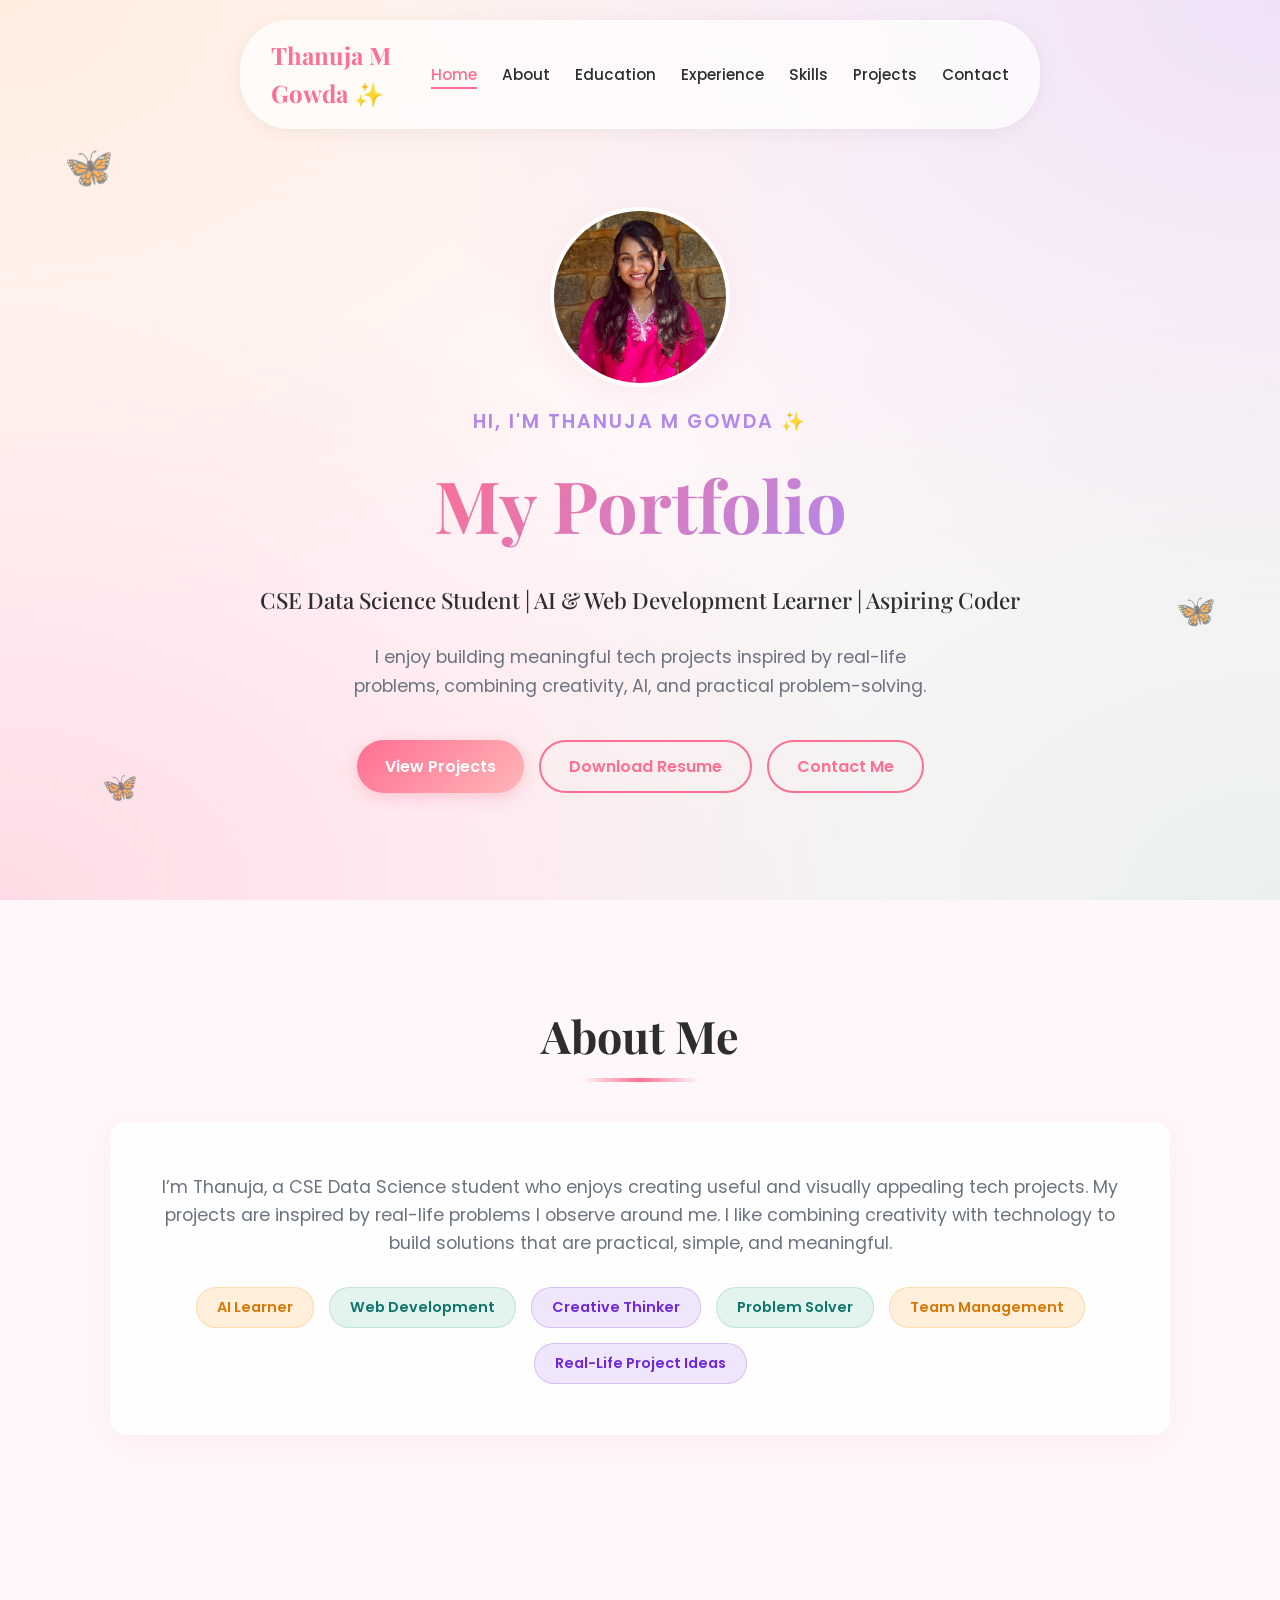
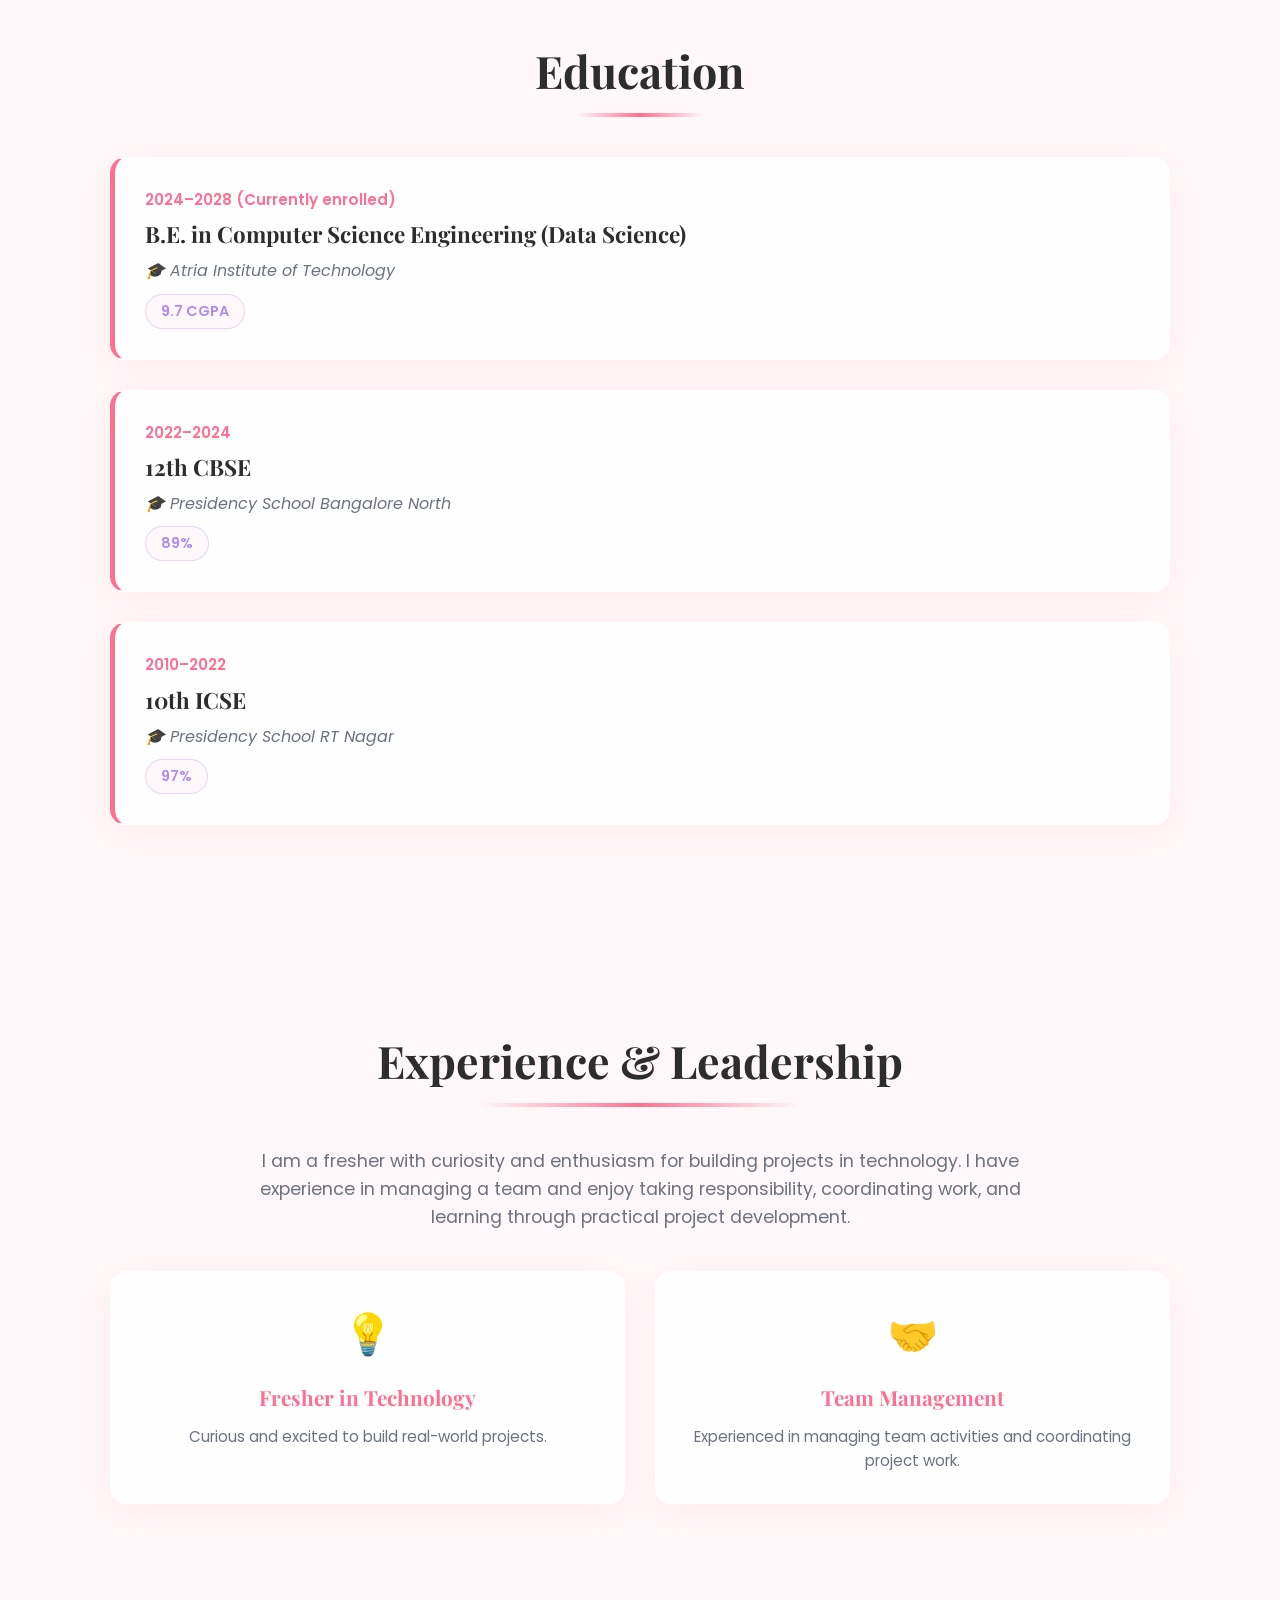
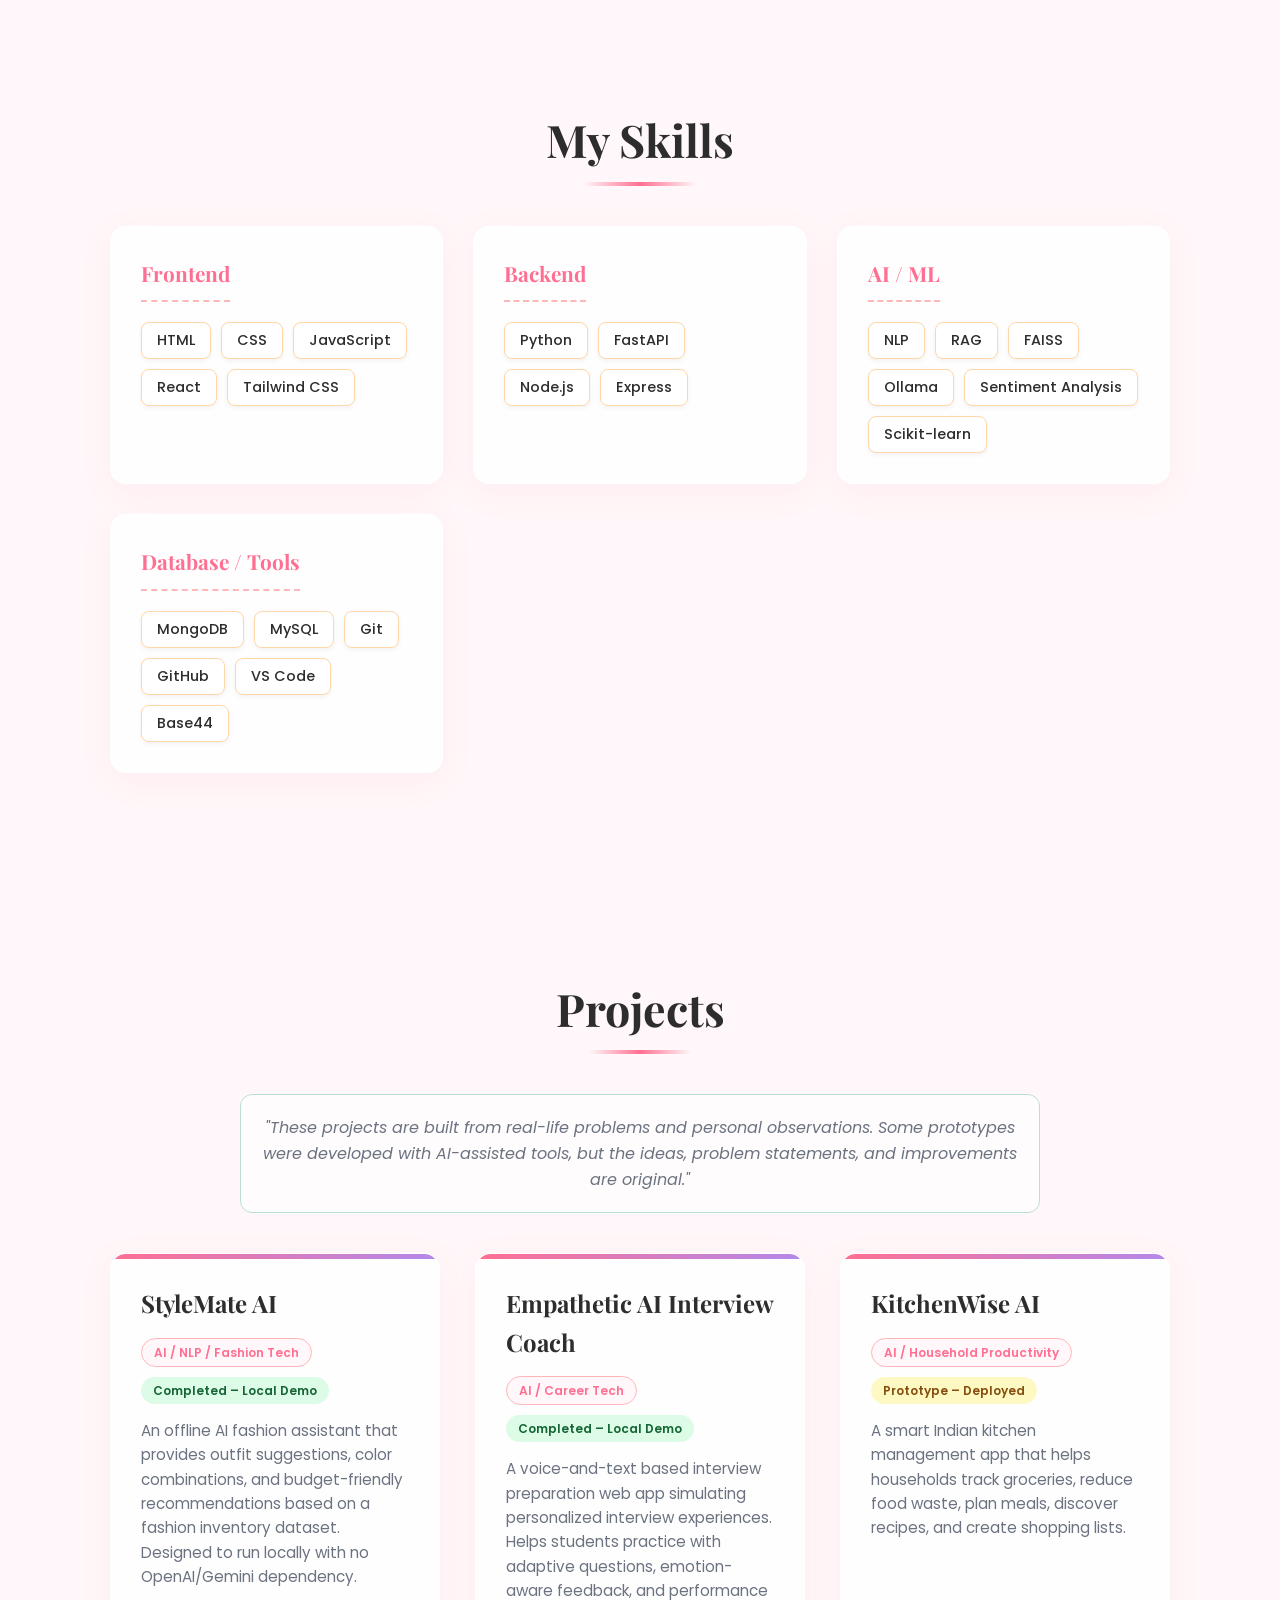
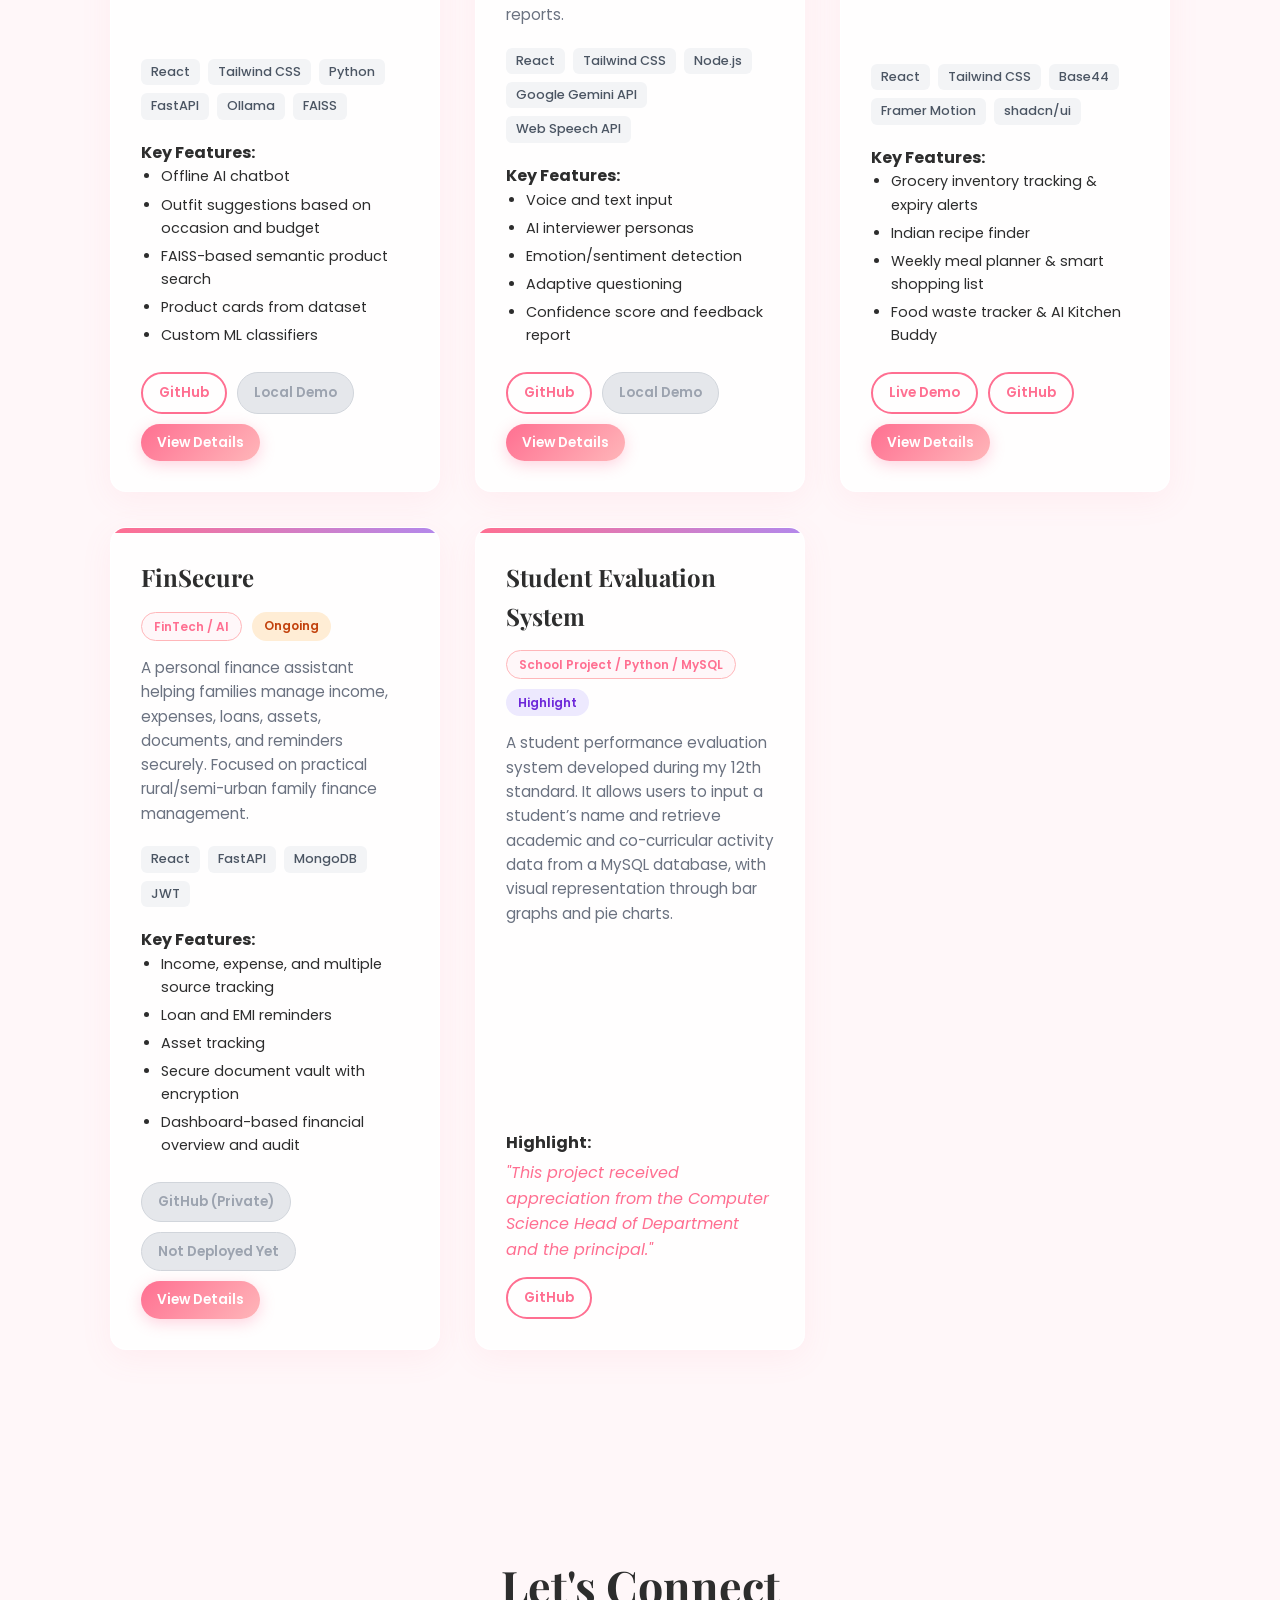
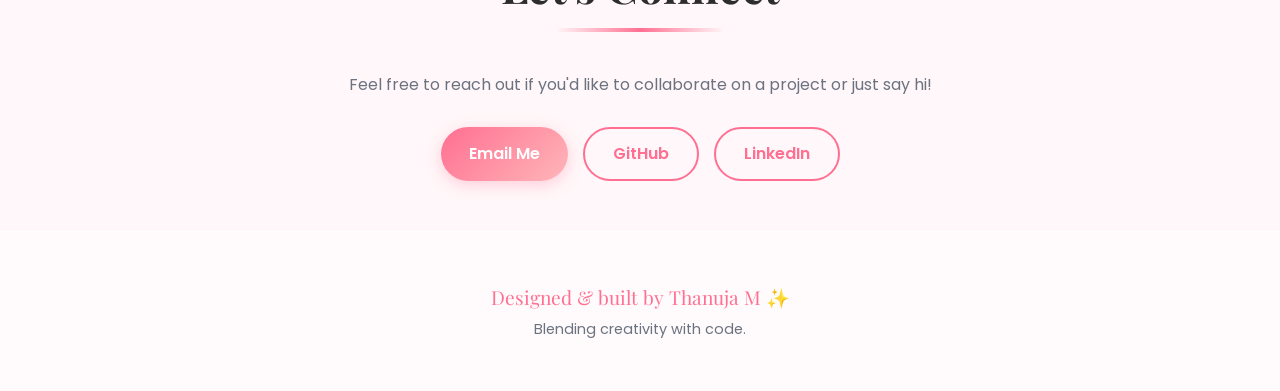
<file: index.html>
<!DOCTYPE html>
<html lang="en">

<head>
    <meta charset="UTF-8">
    <meta name="viewport" content="width=device-width, initial-scale=1.0">
    <title>Thanuja M | Portfolio</title>
    <link rel="stylesheet" href="style.css">
</head>

<body>
    <div class="butterfly b1">🦋</div>
    <div class="butterfly b2">🦋</div>
    <div class="butterfly b3">🦋</div>

    <!-- Navigation -->
    <header>
        <div class="logo">Thanuja M Gowda ✨</div>
        <div class="hamburger">☰</div>
        <ul class="nav-links">
            <li><a href="#home" class="active">Home</a></li>
            <li><a href="#about">About</a></li>
            <li><a href="#education">Education</a></li>
            <li><a href="#experience">Experience</a></li>
            <li><a href="#skills">Skills</a></li>
            <li><a href="#projects">Projects</a></li>
            <li><a href="#contact">Contact</a></li>
        </ul>
    </header>

    <!-- Hero Section -->
    <section id="home" class="hero">
        <div class="hero-content reveal">
            <img src="Images/Photo.jpg" alt="Thanuja M Gowda" class="hero-profile-pic">
            <div class="hero-greeting">Hi, I'm Thanuja M Gowda ✨</div>
            <h1 class="hero-title">My Portfolio</h1>
            <h2 class="hero-subtitle">CSE Data Science Student | AI & Web Development Learner | Aspiring Coder</h2>
            <p class="hero-desc">
                I enjoy building meaningful tech projects inspired by real-life problems, combining creativity, AI, and
                practical problem-solving.
            </p>
            <div class="hero-buttons">
                <a href="#projects" class="btn btn-primary">View Projects</a>
                <a href="Thanuja_M_RESUME%20Updated.pdf" target="_blank" class="btn btn-outline">Download Resume</a>
                <a href="#contact" class="btn btn-outline">Contact Me</a>
            </div>
        </div>
    </section>

    <!-- About Section -->
    <section id="about">
        <div class="container">
            <h2 class="section-title reveal">About Me</h2>
            <div class="about-content reveal">
                <p class="about-text">
                    I’m Thanuja, a CSE Data Science student who enjoys creating useful and visually appealing tech
                    projects. My projects are inspired by real-life problems I observe around me. I like combining
                    creativity with technology to build solutions that are practical, simple, and meaningful.
                </p>
                <div class="personality-badges">
                    <span class="p-badge">AI Learner</span>
                    <span class="p-badge">Web Development</span>
                    <span class="p-badge">Creative Thinker</span>
                    <span class="p-badge">Problem Solver</span>
                    <span class="p-badge">Team Management</span>
                    <span class="p-badge">Real-Life Project Ideas</span>
                </div>
            </div>
        </div>
    </section>

    <!-- Education Section -->
    <section id="education">
        <div class="container">
            <h2 class="section-title reveal">Education</h2>
            <div class="timeline">
                <div class="ed-card reveal">
                    <div class="ed-year">2024–2028 (Currently enrolled)</div>
                    <h3 class="ed-title">B.E. in Computer Science Engineering (Data Science)</h3>
                    <div class="ed-inst">🎓 Atria Institute of Technology</div>
                    <div class="ed-result">9.7 CGPA</div>
                </div>
                <div class="ed-card reveal">
                    <div class="ed-year">2022–2024</div>
                    <h3 class="ed-title">12th CBSE</h3>
                    <div class="ed-inst">🎓 Presidency School Bangalore North</div>
                    <div class="ed-result">89%</div>
                </div>
                <div class="ed-card reveal">
                    <div class="ed-year">2010–2022</div>
                    <h3 class="ed-title">10th ICSE</h3>
                    <div class="ed-inst">🎓 Presidency School RT Nagar</div>
                    <div class="ed-result">97%</div>
                </div>
            </div>
        </div>
    </section>

    <!-- Experience Section -->
    <section id="experience">
        <div class="container">
            <h2 class="section-title reveal">Experience & Leadership</h2>
            <p class="exp-intro reveal">
                I am a fresher with curiosity and enthusiasm for building projects in technology. I have experience in
                managing a team and enjoy taking responsibility, coordinating work, and learning through practical
                project development.
            </p>
            <div class="exp-grid">
                <div class="exp-card reveal">
                    <div class="exp-icon">💡</div>
                    <h3 class="exp-title">Fresher in Technology</h3>
                    <p class="exp-desc">Curious and excited to build real-world projects.</p>
                </div>
                <div class="exp-card reveal">
                    <div class="exp-icon">🤝</div>
                    <h3 class="exp-title">Team Management</h3>
                    <p class="exp-desc">Experienced in managing team activities and coordinating project work.</p>
                </div>
            </div>
        </div>
    </section>

    <!-- Skills Section -->
    <section id="skills">
        <div class="container">
            <h2 class="section-title reveal">My Skills</h2>
            <div class="skills-container">
                <div class="skill-group reveal">
                    <h3 class="skill-title">Frontend</h3>
                    <div class="skill-badges">
                        <span class="s-badge">HTML</span>
                        <span class="s-badge">CSS</span>
                        <span class="s-badge">JavaScript</span>
                        <span class="s-badge">React</span>
                        <span class="s-badge">Tailwind CSS</span>
                    </div>
                </div>
                <div class="skill-group reveal">
                    <h3 class="skill-title">Backend</h3>
                    <div class="skill-badges">
                        <span class="s-badge">Python</span>
                        <span class="s-badge">FastAPI</span>
                        <span class="s-badge">Node.js</span>
                        <span class="s-badge">Express</span>
                    </div>
                </div>
                <div class="skill-group reveal">
                    <h3 class="skill-title">AI / ML</h3>
                    <div class="skill-badges">
                        <span class="s-badge">NLP</span>
                        <span class="s-badge">RAG</span>
                        <span class="s-badge">FAISS</span>
                        <span class="s-badge">Ollama</span>
                        <span class="s-badge">Sentiment Analysis</span>
                        <span class="s-badge">Scikit-learn</span>
                    </div>
                </div>
                <div class="skill-group reveal">
                    <h3 class="skill-title">Database / Tools</h3>
                    <div class="skill-badges">
                        <span class="s-badge">MongoDB</span>
                        <span class="s-badge">MySQL</span>
                        <span class="s-badge">Git</span>
                        <span class="s-badge">GitHub</span>
                        <span class="s-badge">VS Code</span>
                        <span class="s-badge">Base44</span>
                    </div>
                </div>
            </div>
        </div>
    </section>

    <!-- Projects Section -->
    <section id="projects">
        <div class="container">
            <h2 class="section-title reveal">Projects</h2>

            <div class="projects-note reveal">
                "These projects are built from real-life problems and personal observations. Some prototypes were
                developed with AI-assisted tools, but the ideas, problem statements, and improvements are original."
            </div>

            <div class="projects-grid">
                <!-- Project 1 -->
                <div class="project-card reveal">
                    <h3 class="p-title">StyleMate AI</h3>
                    <div class="p-badges">
                        <span class="p-badge-cat">AI / NLP / Fashion Tech</span>
                        <span class="p-badge-status" style="color: #166534; background: #dcfce7;">Completed – Local
                            Demo</span>
                    </div>
                    <p class="p-desc">
                        An offline AI fashion assistant that provides outfit suggestions, color combinations, and
                        budget-friendly recommendations based on a fashion inventory dataset. Designed to run locally
                        with no OpenAI/Gemini dependency.
                    </p>
                    <div class="p-tech">
                        <span class="p-tech-chip">React</span>
                        <span class="p-tech-chip">Tailwind CSS</span>
                        <span class="p-tech-chip">Python</span>
                        <span class="p-tech-chip">FastAPI</span>
                        <span class="p-tech-chip">Ollama</span>
                        <span class="p-tech-chip">FAISS</span>
                    </div>
                    <div class="p-features-box">
                        <strong>Key Features:</strong>
                        <ul class="p-features">
                            <li>Offline AI chatbot</li>
                            <li>Outfit suggestions based on occasion and budget</li>
                            <li>FAISS-based semantic product search</li>
                            <li>Product cards from dataset</li>
                            <li>Custom ML classifiers</li>
                        </ul>
                    </div>
                    <div class="p-actions">
                        <a href="https://github.com/Thanuja-coder/StyleMate-AI-Chatbot" target="_blank" class="btn btn-outline btn-small">GitHub</a>
                        <span class="btn btn-disabled btn-small">Local Demo</span>
                        <a href="#" class="btn btn-primary btn-small">View Details</a>
                    </div>
                </div>

                <!-- Project 2 -->
                <div class="project-card reveal">
                    <h3 class="p-title">Empathetic AI Interview Coach</h3>
                    <div class="p-badges">
                        <span class="p-badge-cat">AI / Career Tech</span>
                        <span class="p-badge-status" style="color: #166534; background: #dcfce7;">Completed – Local
                            Demo</span>
                    </div>
                    <p class="p-desc">
                        A voice-and-text based interview preparation web app simulating personalized interview
                        experiences. Helps students practice with adaptive questions, emotion-aware feedback, and
                        performance reports.
                    </p>
                    <div class="p-tech">
                        <span class="p-tech-chip">React</span>
                        <span class="p-tech-chip">Tailwind CSS</span>
                        <span class="p-tech-chip">Node.js</span>
                        <span class="p-tech-chip">Google Gemini API</span>
                        <span class="p-tech-chip">Web Speech API</span>
                    </div>
                    <div class="p-features-box">
                        <strong>Key Features:</strong>
                        <ul class="p-features">
                            <li>Voice and text input</li>
                            <li>AI interviewer personas</li>
                            <li>Emotion/sentiment detection</li>
                            <li>Adaptive questioning</li>
                            <li>Confidence score and feedback report</li>
                        </ul>
                    </div>
                    <div class="p-actions">
                        <a href="https://github.com/Thanuja-coder/Empathetic-Interview-Coach" target="_blank" class="btn btn-outline btn-small">GitHub</a>
                        <span class="btn btn-disabled btn-small">Local Demo</span>
                        <a href="#" class="btn btn-primary btn-small">View Details</a>
                    </div>
                </div>

                <!-- Project 3 -->
                <div class="project-card reveal">
                    <h3 class="p-title">KitchenWise AI</h3>
                    <div class="p-badges">
                        <span class="p-badge-cat">AI / Household Productivity</span>
                        <span class="p-badge-status" style="color: #854d0e; background: #fef9c3;">Prototype –
                            Deployed</span>
                    </div>
                    <p class="p-desc">
                        A smart Indian kitchen management app that helps households track groceries, reduce food waste,
                        plan meals, discover recipes, and create shopping lists.
                    </p>
                    <div class="p-tech">
                        <span class="p-tech-chip">React</span>
                        <span class="p-tech-chip">Tailwind CSS</span>
                        <span class="p-tech-chip">Base44</span>
                        <span class="p-tech-chip">Framer Motion</span>
                        <span class="p-tech-chip">shadcn/ui</span>
                    </div>
                    <div class="p-features-box">
                        <strong>Key Features:</strong>
                        <ul class="p-features">
                            <li>Grocery inventory tracking & expiry alerts</li>
                            <li>Indian recipe finder</li>
                            <li>Weekly meal planner & smart shopping list</li>
                            <li>Food waste tracker & AI Kitchen Buddy</li>
                        </ul>
                    </div>
                    <div class="p-actions">
                        <a href="https://kitchen-wise-smart.base44.app" target="_blank" class="btn btn-outline btn-small">Live Demo</a>
                        <a href="https://github.com/Thanuja-coder/KitchenWise-AI" target="_blank" class="btn btn-outline btn-small">GitHub</a>
                        <a href="#" class="btn btn-primary btn-small">View Details</a>
                    </div>
                </div>

                <!-- Project 4 -->
                <div class="project-card reveal">
                    <h3 class="p-title">FinSecure</h3>
                    <div class="p-badges">
                        <span class="p-badge-cat">FinTech / AI</span>
                        <span class="p-badge-status" style="color: #c2410c; background: #ffedd5;">Ongoing</span>
                    </div>
                    <p class="p-desc">
                        A personal finance assistant helping families manage income, expenses, loans, assets, documents,
                        and reminders securely. Focused on practical rural/semi-urban family finance management.
                    </p>
                    <div class="p-tech">
                        <span class="p-tech-chip">React</span>
                        <span class="p-tech-chip">FastAPI</span>
                        <span class="p-tech-chip">MongoDB</span>
                        <span class="p-tech-chip">JWT</span>
                    </div>
                    <div class="p-features-box">
                        <strong>Key Features:</strong>
                        <ul class="p-features">
                            <li>Income, expense, and multiple source tracking</li>
                            <li>Loan and EMI reminders</li>
                            <li>Asset tracking</li>
                            <li>Secure document vault with encryption</li>
                            <li>Dashboard-based financial overview and audit</li>
                        </ul>
                    </div>
                    <div class="p-actions">
                        <span class="btn btn-disabled btn-small">GitHub (Private)</span>
                        <span class="btn btn-disabled btn-small">Not Deployed Yet</span>
                        <a href="#" class="btn btn-primary btn-small">View Details</a>
                    </div>
                </div>

                <!-- Legacy Project -->
                <div class="project-card reveal">
                    <h3 class="p-title">Student Evaluation System</h3>
                    <div class="p-badges">
                        <span class="p-badge-cat">School Project / Python / MySQL</span>
                        <span class="p-badge-status" style="color: #6d28d9; background: #ede9fe;">Highlight</span>
                    </div>
                    <p class="p-desc">
                        A student performance evaluation system developed during my 12th standard. It allows users to
                        input a student’s name and retrieve academic and co-curricular activity data from a MySQL
                        database, with visual representation through bar graphs and pie charts.
                    </p>
                    <div class="p-features-box">
                        <strong>Highlight:</strong>
                        <p style="margin-top: 5px; font-style: italic; color: var(--primary);">
                            "This project received appreciation from the Computer Science Head of Department and the
                            principal."
                        </p>
                    </div>
                    <div class="p-actions" style="margin-top: 15px;">
                        <a href="https://github.com/Thanuja-coder/Student-Evaluation-System-" target="_blank" class="btn btn-outline btn-small">GitHub</a>
                    </div>
                </div>
            </div>
        </div>
    </section>

    <!-- Contact / Footer Section -->
    <section id="contact" style="padding-bottom: 0;">
        <div class="container text-center reveal">
            <h2 class="section-title">Let's Connect</h2>
            <p style="text-align: center; margin-bottom: 30px; color: var(--text-muted);">
                Feel free to reach out if you'd like to collaborate on a project or just say hi!
            </p>
            <div style="display: flex; justify-content: center; gap: 15px;">
                <a href="mailto:thanujam954@gmail.com" class="btn btn-primary">Email Me</a>
                <a href="//github.com/Thanuja-coder" target="_blank" class="btn btn-outline">GitHub</a>
                <a href="https://www.linkedin.com/in/thanuja-m-gowda" target="_blank"
                    class="btn btn-outline">LinkedIn</a>
            </div>
        </div>

        <footer>
            <div class="footer-text">Designed & built by Thanuja M ✨</div>
            <div class="footer-sub">Blending creativity with code.</div>
        </footer>
    </section>

    <script src="script.js"></script>
</body>

</html>
</file>
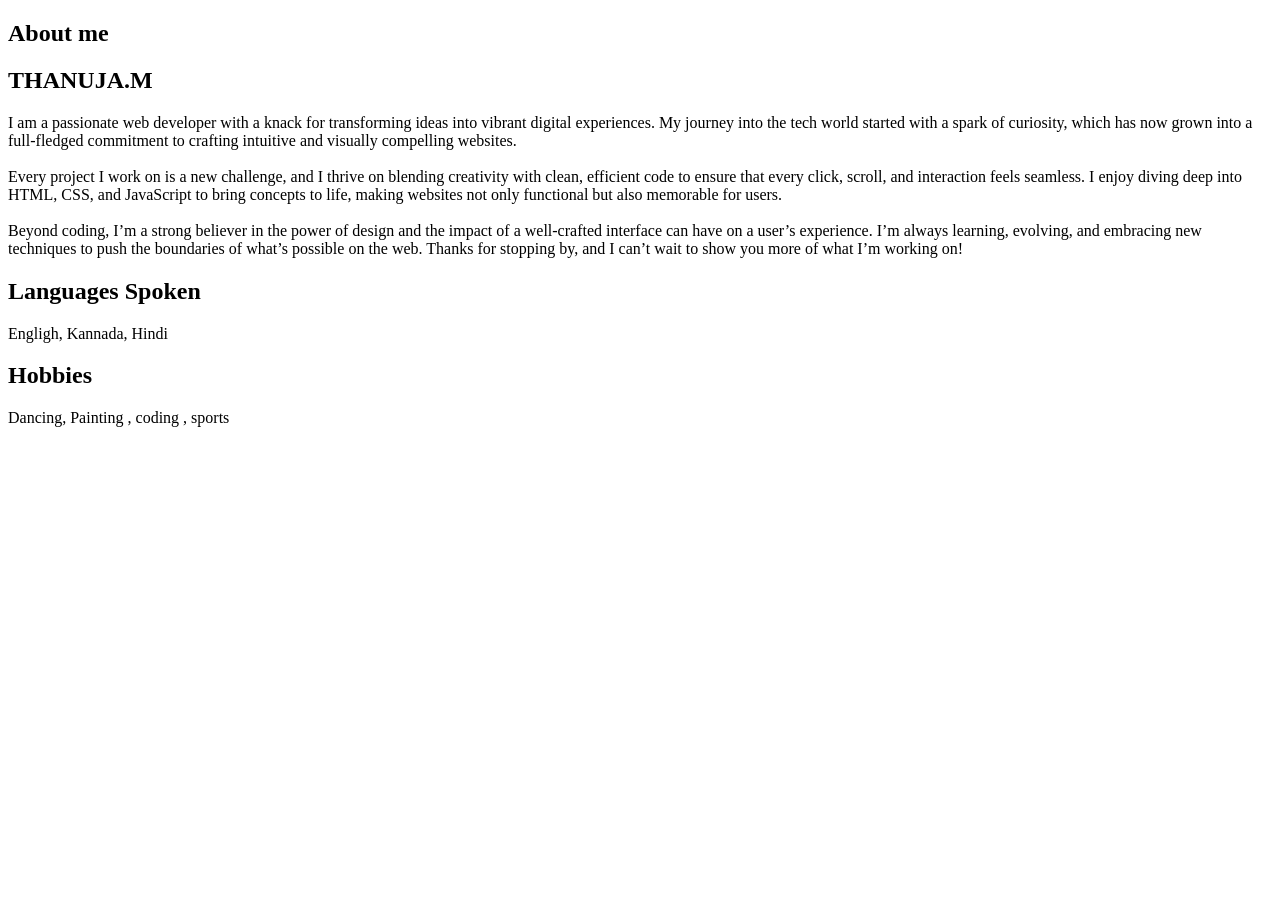
<file: about.html>
<!DOCTYPE html>
<html lang="en">
<head>
    <meta charset="UTF-8">
    <meta name="viewport" content="width=device-width, initial-scale=1.0">
    <title>About</title>
</head>
<body>
    <main>
       
        <section>
            <div>
                <h1>About me</h1>
                <h2>THANUJA.M</h2>
            </div>
            
        </section>
        <div>
            <p>
                I am a passionate web developer with a knack for transforming ideas into vibrant digital experiences.
                 My journey into the tech world started with a spark of curiosity, which has now grown into a full-fledged commitment to crafting intuitive and visually compelling websites.
                 <br>
                 <br>
                
                 Every project I work on is a new challenge, and I thrive on blending creativity with clean, efficient code to ensure that every click, scroll, and interaction feels seamless. I enjoy diving deep into HTML, CSS, and JavaScript to bring concepts to life,
                  making websites not only functional but also memorable for users.
                 <br>
                 <br>
                Beyond coding, I’m a strong believer in the power of design and the impact of a well-crafted interface can have on a user’s experience. 
                I’m always learning, evolving, and embracing new techniques to push the boundaries of what’s possible on the web. Thanks for stopping by, and I can’t wait to show you more of what I’m working on!
            </p>
        </div>
        
        <div>
            <h2>Languages Spoken</h2>
            <p>
                Engligh, Kannada, Hindi
            </p>
        </div> 
        <div>
            <h2>Hobbies</h2>
            <p>
                Dancing, Painting , coding , sports
            </p>
            
        </div>
    </main>
    
</body>
</html>
</file>
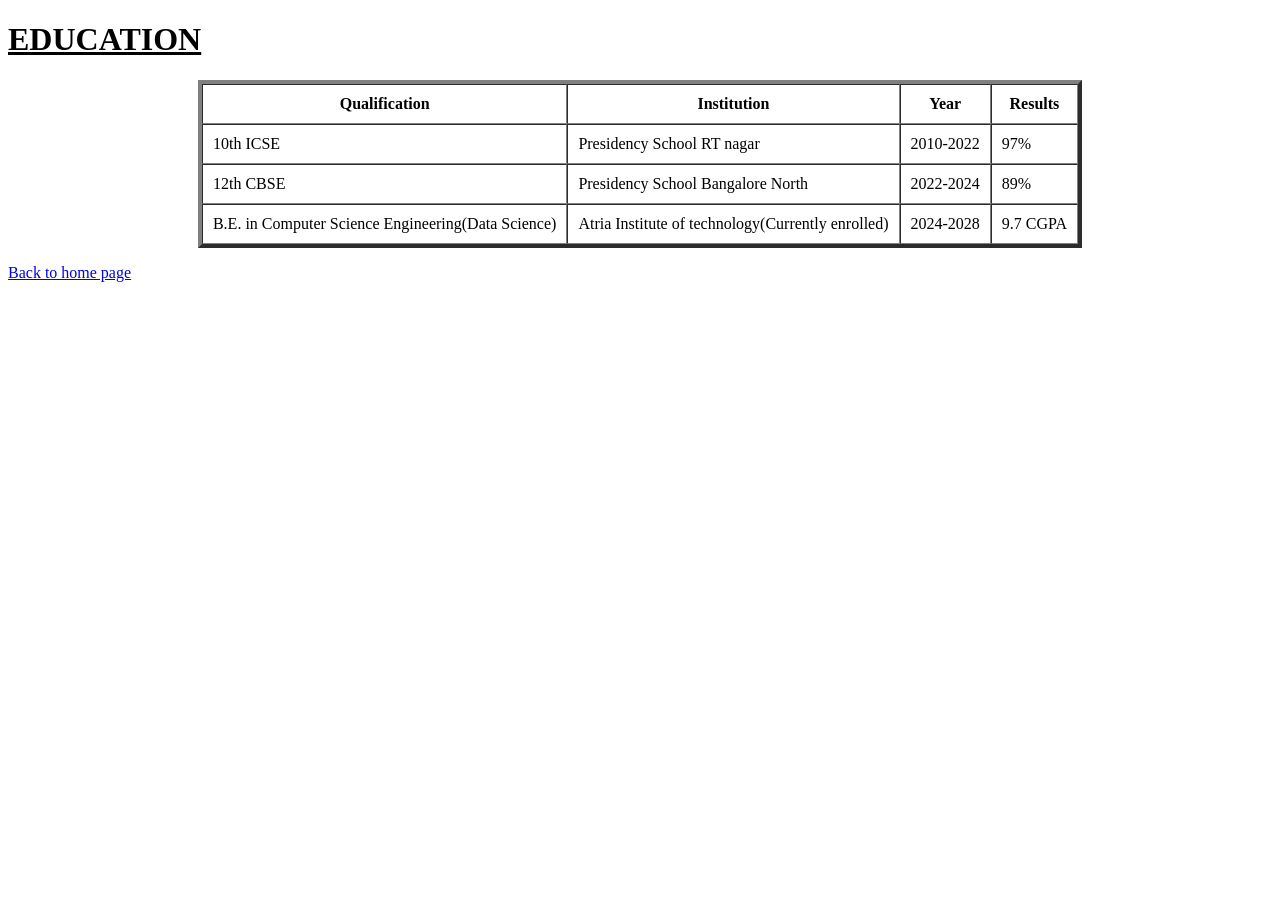
<file: education.html>
<!DOCTYPE html>
<html lang="en">
<head>
    <meta charset="UTF-8">
    <meta name="viewport" content="width=device-width, initial-scale=1.0">
    <title>Education</title>
</head>
<body>
    <h1><u> EDUCATION</u></h1>

    <table border="4" align="center" cellpadding="10" cellspacing="0">
        <tr>
            <th>Qualification</th>
            <th>Institution</th>
            <th>Year</th>
            <th>Results</th>
        </tr>
        <tr>
            <td>10th ICSE</td>
            <td>Presidency School RT nagar</td>
            <td>2010-2022</td>
            <td>97%</td>
        </tr>
        <tr>
            <td>12th CBSE</td>
            <td>Presidency School Bangalore North</td>
            <td>2022-2024</td>
            <td>89%</td>
        </tr>
        <tr>
            <td>B.E. in Computer Science Engineering(Data Science)</td>
            <td>Atria Institute of technology(Currently enrolled)</td>
            <td>2024-2028</td>
            <td> 9.7 CGPA</td>
        </tr>
    </table>
    <p><a href ="index.html"> Back to home page</a></p>
</body> 
</html>
</file>
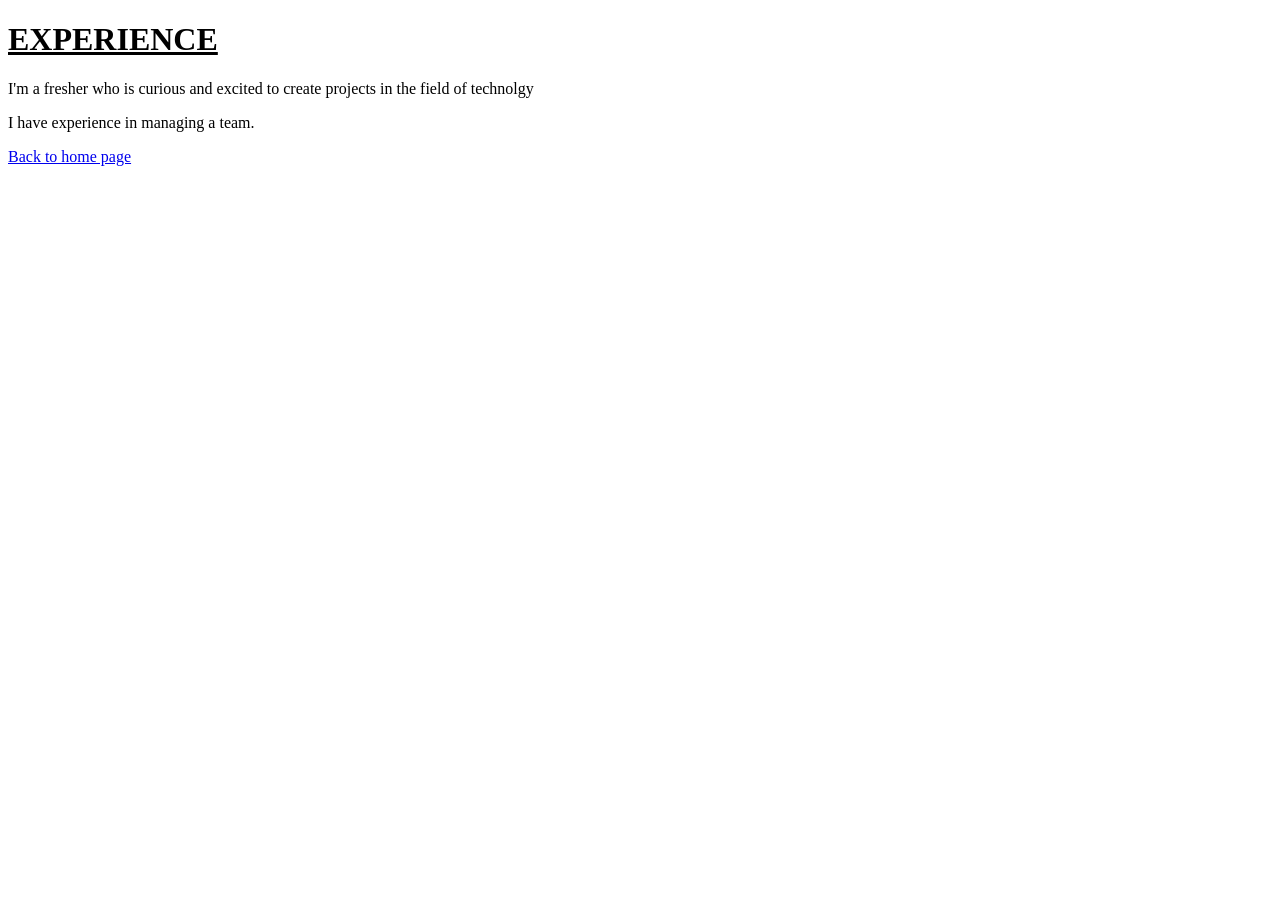
<file: experience.html>
<!DOCTYPE html>
<html lang="en">
<head>
    <meta charset="UTF-8">
    <meta name="viewport" content="width=device-width, initial-scale=1.0">
    <title>Experience</title>
</head>
<body>
    <h1><u>EXPERIENCE</u></h1>
    <P>I'm a fresher who is curious and excited to create projects in the field of technolgy</P>
    <p>
        I have experience in managing a team. 
    </p>
    <p><a href ="index.html"> Back to home page</a></p>
</body>
</html>
</file>
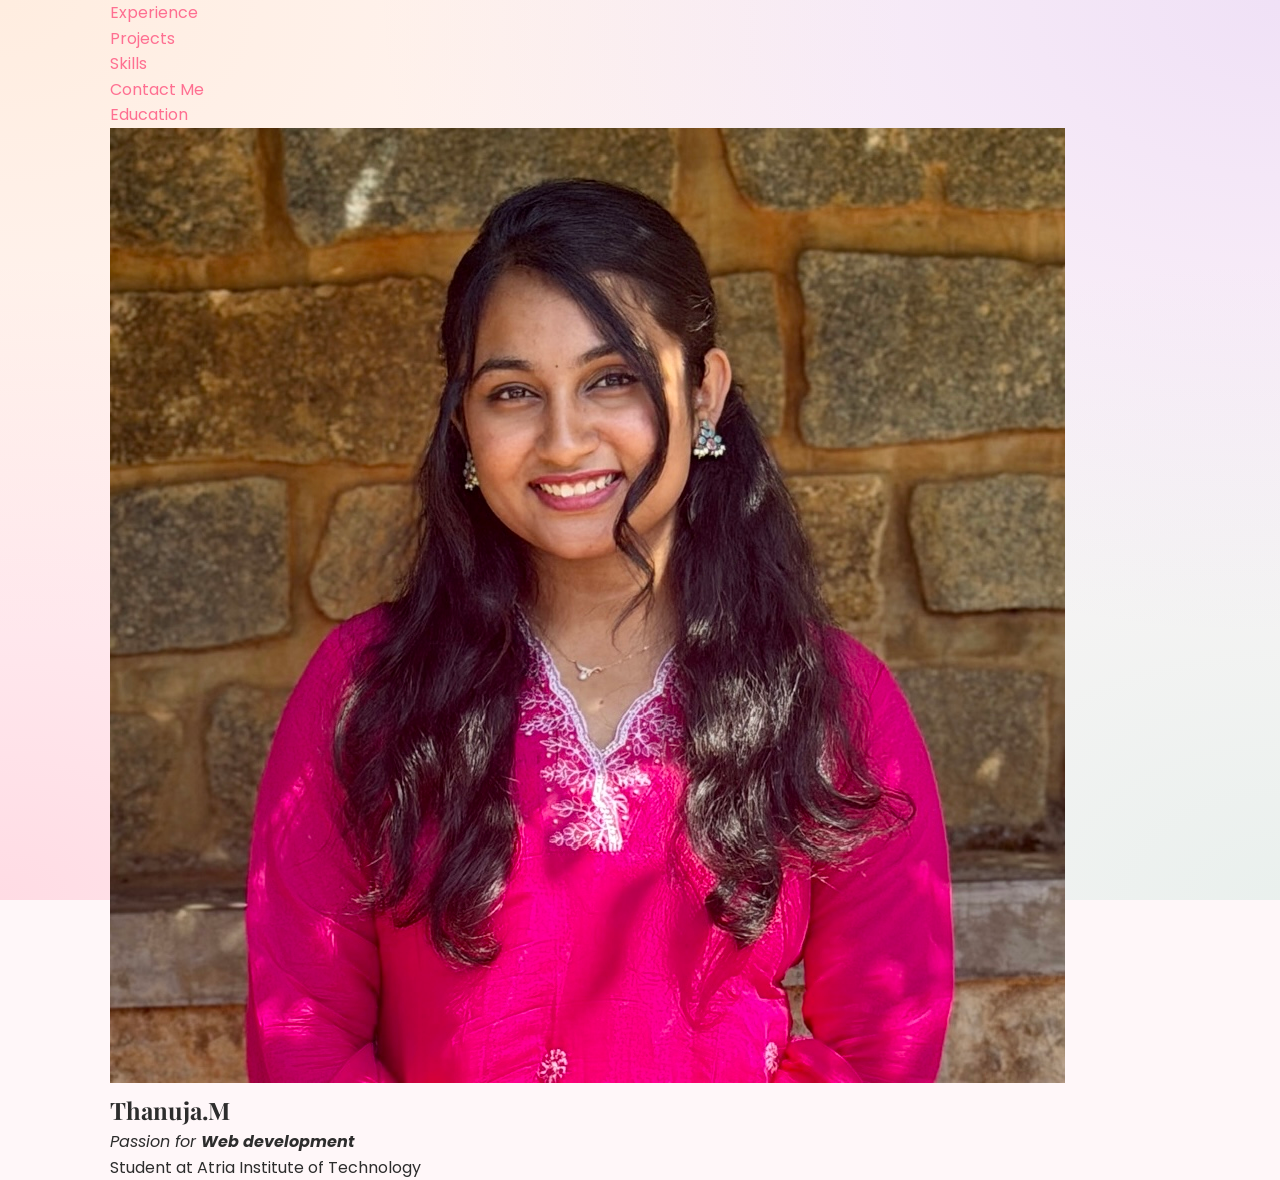
<file: index copy.html>
<!DOCTYPE html>
<html lang="en">
<head>
    <meta charset="UTF-8">
    <meta name="viewport" content="width=device-width, initial-scale=1.0">
    <title>Thanuja's Resume</title>
    <link rel="stylesheet" href="style.css">
</head>
<body>
    <div class="container">
        <div class="h1">
             <div class="link">
                   
                   <p class="l1"><a href="#experience">Experience</a></p>
                   <p class="l1"><a href="#projects">Projects</a></p>
                   <p class="l1"><a href="#skills">Skills</a></p>
                   <p class="l1"><a href="#connectWithMe">Contact Me</a></p>
                   <p class="l1" ><a href="#education">Education</a></p>
             </div>
        </div> 
        
        <div class="left">
            <img src="Images\Photo.jpg" alt="Profile Picture" class="profile-pic">
            <div class="intro"> 
                <h2>Thanuja.M</h2>
                 <p><i>Passion for <strong>Web development</strong></i>
                <br>
                Student at Atria Institute of Technology </p>
                 </p></div>
        </div>
        
        
    </div>
</body>
</html>
</file>
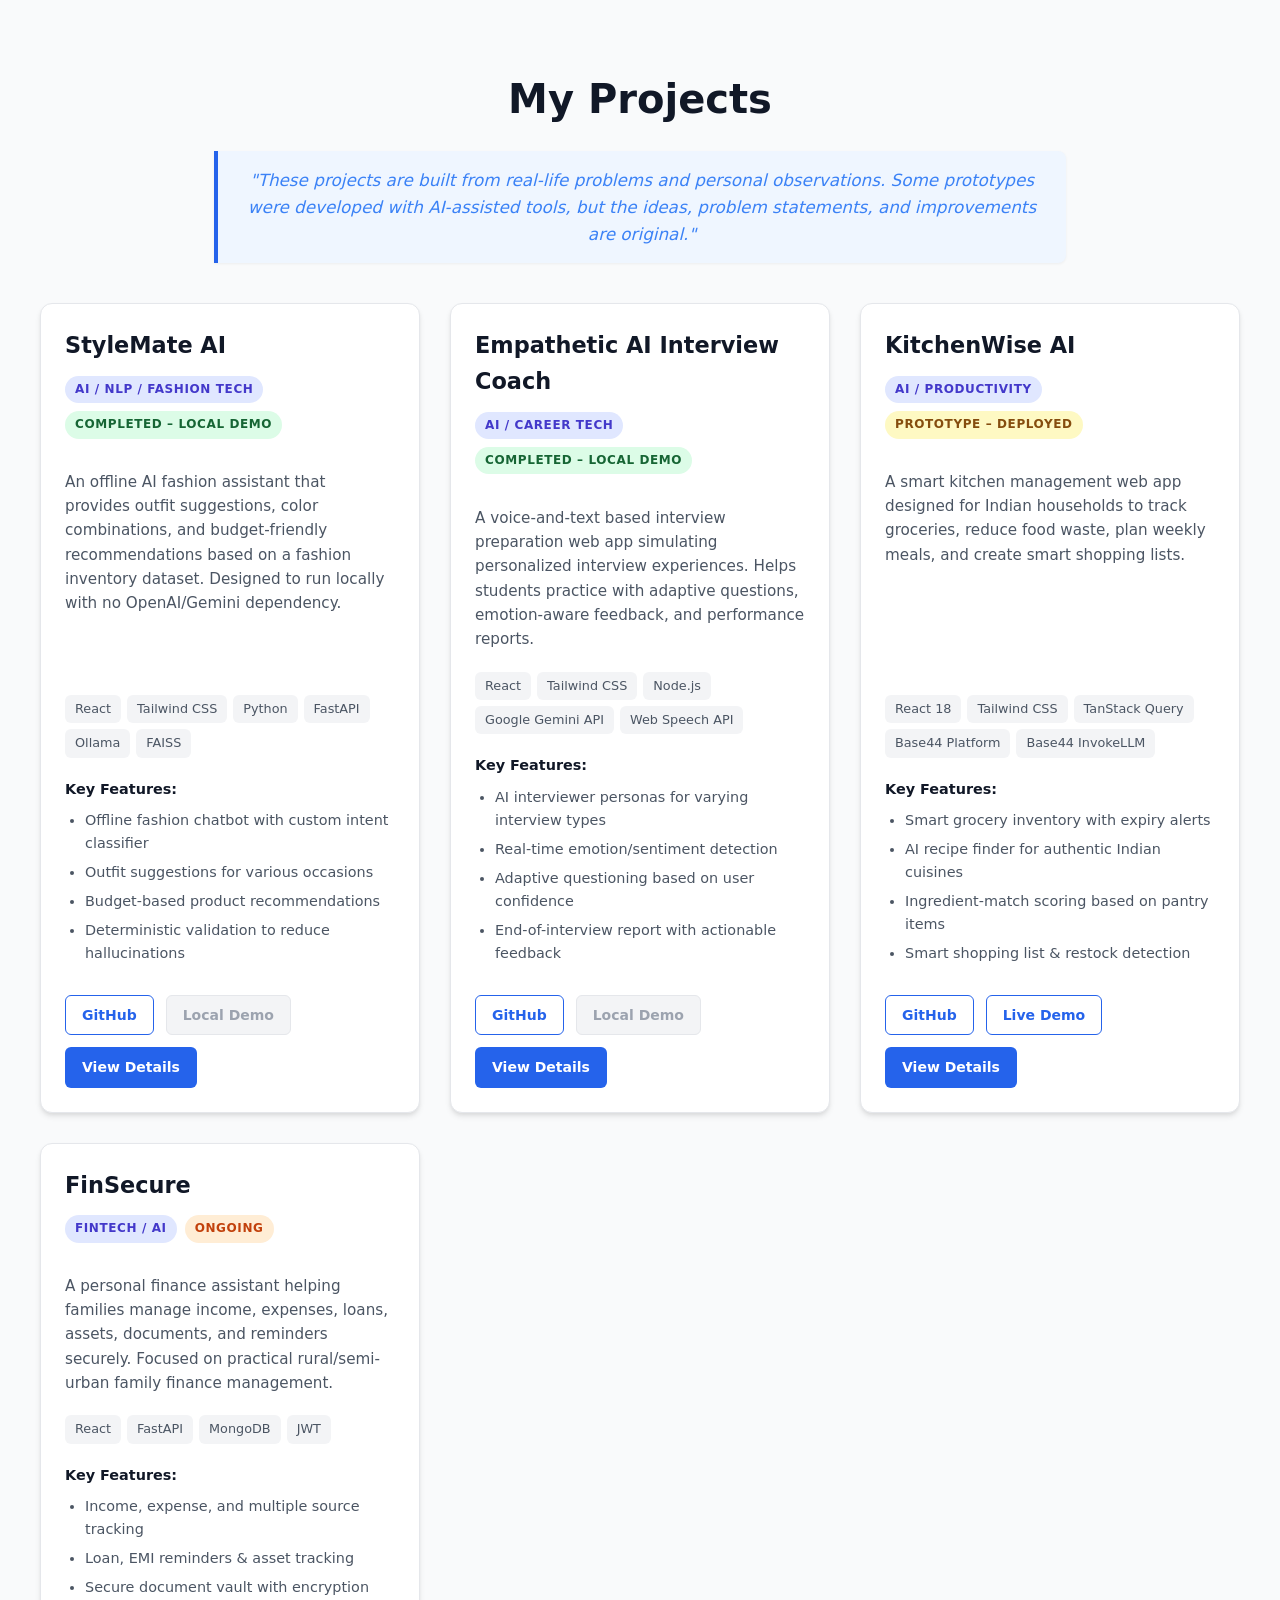
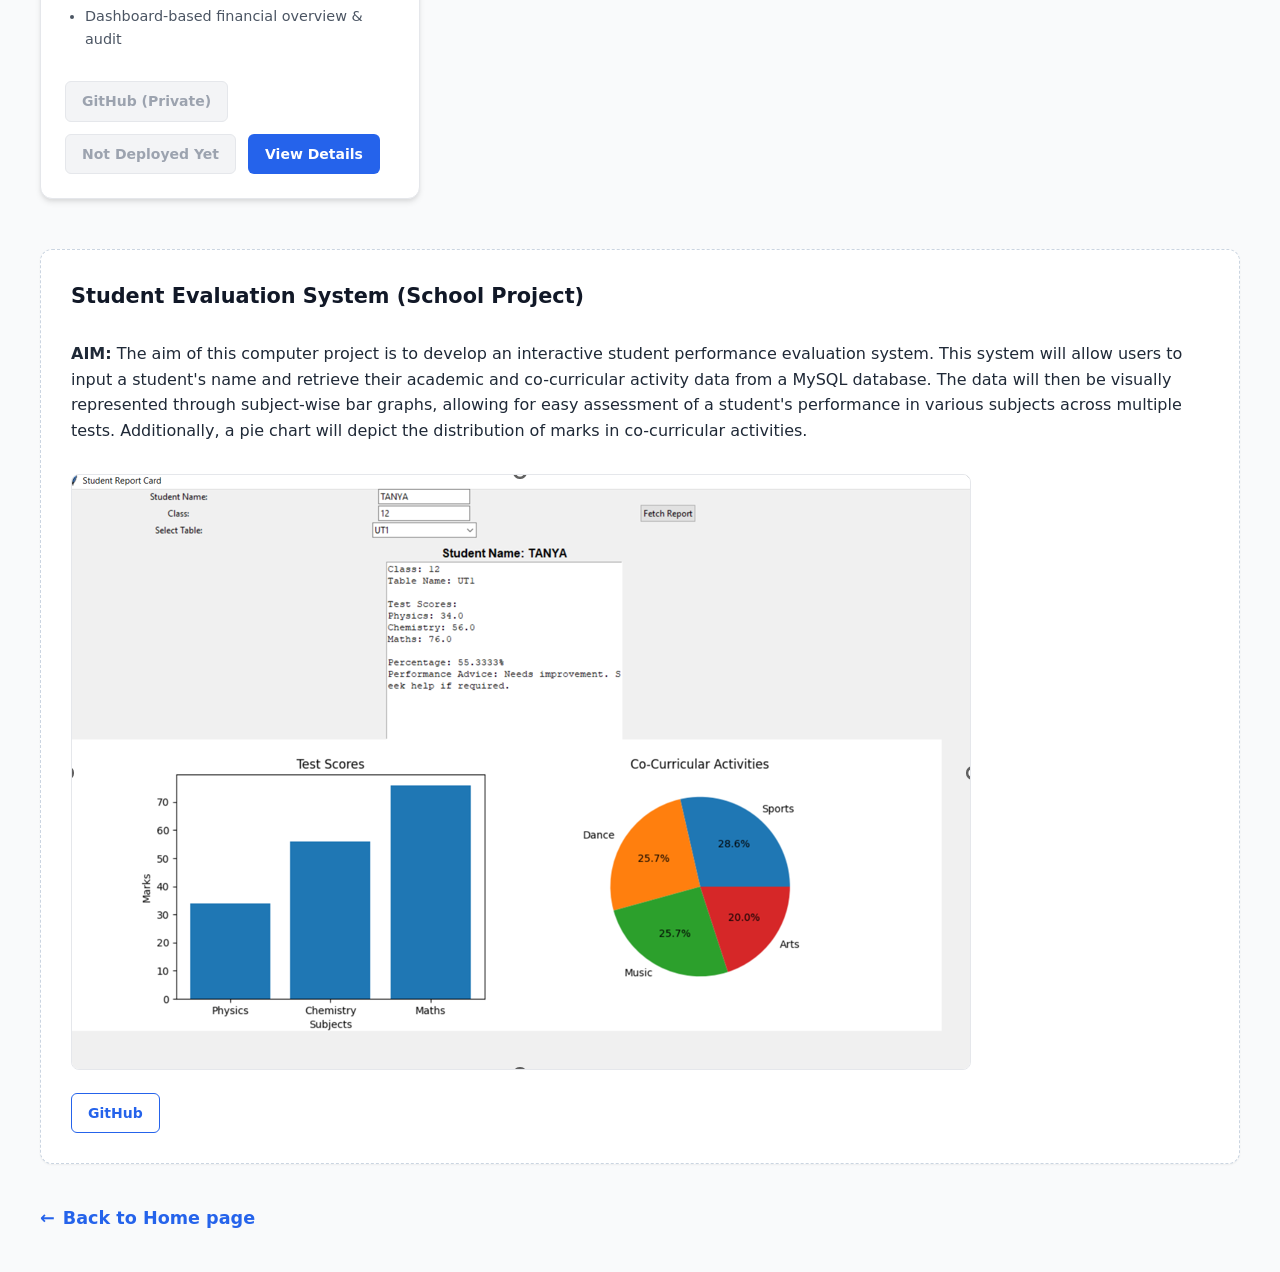
<file: projects.html>
<!DOCTYPE html>
<html lang="en">

<head>
    <meta charset="UTF-8">
    <meta name="viewport" content="width=device-width, initial-scale=1.0">
    <title>Projects</title>
    <style>
        :root {
            --bg-color: #f9fafb;
            --text-main: #1f2937;
            --text-muted: #4b5563;
            --card-bg: #ffffff;
            --primary-color: #2563eb;
            --secondary-color: #eff6ff;
            --border-color: #e5e7eb;
            --shadow: 0 4px 6px -1px rgba(0, 0, 0, 0.1), 0 2px 4px -1px rgba(0, 0, 0, 0.06);
            --hover-shadow: 0 10px 15px -3px rgba(0, 0, 0, 0.1), 0 4px 6px -2px rgba(0, 0, 0, 0.05);
            --transition: all 0.3s ease;
        }

        body {
            font-family: 'Segoe UI', system-ui, -apple-system, sans-serif;
            background-color: var(--bg-color);
            color: var(--text-main);
            line-height: 1.6;
            margin: 0;
            padding: 0;
        }

        .container {
            max-width: 1200px;
            margin: 0 auto;
            padding: 40px 20px;
        }

        h1.page-title {
            text-align: center;
            font-size: 2.5rem;
            margin-bottom: 10px;
            color: #111827;
            font-weight: 800;
        }

        .note-section {
            background-color: var(--secondary-color);
            border-left: 4px solid var(--primary-color);
            padding: 16px 24px;
            margin: 20px auto 40px auto;
            border-radius: 0 8px 8px 0;
            font-style: italic;
            color: #3b82f6;
            text-align: center;
            max-width: 800px;
            font-size: 1.05rem;
            box-shadow: 0 1px 3px rgba(0, 0, 0, 0.05);
        }

        .projects-grid {
            display: grid;
            grid-template-columns: repeat(auto-fill, minmax(340px, 1fr));
            gap: 30px;
            margin-bottom: 50px;
        }

        .project-card {
            background-color: var(--card-bg);
            border: 1px solid var(--border-color);
            border-radius: 12px;
            padding: 24px;
            box-shadow: var(--shadow);
            transition: var(--transition);
            display: flex;
            flex-direction: column;
            position: relative;
        }

        .project-card:hover {
            transform: translateY(-5px);
            box-shadow: var(--hover-shadow);
            border-color: #bfdbfe;
        }

        .project-title {
            font-size: 1.4rem;
            margin: 0 0 12px 0;
            color: #111827;
            font-weight: 700;
        }

        .badges {
            display: flex;
            flex-wrap: wrap;
            gap: 8px;
            margin-bottom: 16px;
        }

        .badge {
            font-size: 0.75rem;
            font-weight: 600;
            padding: 4px 10px;
            border-radius: 9999px;
            text-transform: uppercase;
            letter-spacing: 0.05em;
        }

        .badge-category {
            background-color: #e0e7ff;
            color: #4338ca;
        }

        .badge-status.completed {
            background-color: #dcfce7;
            color: #166534;
        }

        .badge-status.prototype {
            background-color: #fef9c3;
            color: #854d0e;
        }

        .badge-status.ongoing {
            background-color: #ffedd5;
            color: #c2410c;
        }

        .project-desc {
            font-size: 0.95rem;
            color: var(--text-muted);
            margin-bottom: 20px;
            flex-grow: 1;
        }

        .tech-stack {
            display: flex;
            flex-wrap: wrap;
            gap: 6px;
            margin-bottom: 20px;
        }

        .tech-chip {
            background-color: #f3f4f6;
            color: #4b5563;
            font-size: 0.8rem;
            padding: 4px 10px;
            border-radius: 6px;
            font-weight: 500;
        }

        .features-title {
            font-size: 0.9rem;
            font-weight: 700;
            margin-bottom: 8px;
            color: #111827;
        }

        .features-list {
            margin: 0 0 24px 0;
            padding-left: 20px;
            font-size: 0.9rem;
            color: #4b5563;
        }

        .features-list li {
            margin-bottom: 6px;
        }

        .card-actions {
            display: flex;
            flex-wrap: wrap;
            gap: 12px;
            margin-top: auto;
        }

        .btn {
            display: inline-flex;
            align-items: center;
            justify-content: center;
            padding: 8px 16px;
            font-size: 0.875rem;
            font-weight: 600;
            text-decoration: none;
            border-radius: 6px;
            transition: var(--transition);
            border: 1px solid transparent;
        }

        .btn-primary {
            background-color: var(--primary-color);
            color: white;
        }

        .btn-primary:hover {
            background-color: #1d4ed8;
        }

        .btn-outline {
            background-color: transparent;
            color: var(--primary-color);
            border-color: var(--primary-color);
        }

        .btn-outline:hover {
            background-color: #eff6ff;
        }

        .btn-disabled {
            background-color: #f3f4f6;
            color: #9ca3af;
            border-color: #e5e7eb;
            cursor: not-allowed;
            pointer-events: none;
        }

        .legacy-project {
            background-color: #ffffff;
            padding: 30px;
            border-radius: 12px;
            border: 1px dashed #cbd5e1;
            margin-top: 50px;
            box-shadow: 0 1px 2px rgba(0, 0, 0, 0.05);
        }

        .legacy-project h4 {
            font-size: 1.3rem;
            margin-top: 0;
            color: #111827;
        }

        .legacy-project img {
            max-width: 100%;
            height: auto;
            border-radius: 8px;
            margin-top: 15px;
            border: 1px solid #e5e7eb;
        }

        .back-link {
            display: inline-flex;
            align-items: center;
            margin-top: 40px;
            text-decoration: none;
            color: var(--primary-color);
            font-weight: 600;
            font-size: 1.1rem;
            transition: var(--transition);
        }

        .back-link:hover {
            color: #1d4ed8;
            transform: translateX(-4px);
        }

        .back-link::before {
            content: "← ";
            margin-right: 8px;
        }

        @media (max-width: 768px) {
            .projects-grid {
                grid-template-columns: 1fr;
            }

            .card-actions {
                flex-direction: column;
            }

            .btn {
                width: 100%;
            }
        }

        /* Scroll Animations */
        .reveal {
            opacity: 0;
            transform: translateY(40px);
            transition: all 0.8s cubic-bezier(0.25, 0.8, 0.25, 1);
        }

        .reveal.active {
            opacity: 1;
            transform: translateY(0);
        }
    </style>
</head>

<body>
    <div class="container">
        <h1 class="page-title">My Projects</h1>

        <div class="note-section">
            "These projects are built from real-life problems and personal observations. Some prototypes were developed
            with AI-assisted tools, but the ideas, problem statements, and improvements are original."
        </div>

        <div class="projects-grid">

            <!-- Project 1 -->
            <div class="project-card reveal">
                <div class="project-header">
                    <h3 class="project-title">StyleMate AI</h3>
                    <div class="badges">
                        <span class="badge badge-category">AI / NLP / Fashion Tech</span>
                        <span class="badge badge-status completed">Completed – Local Demo</span>
                    </div>
                </div>
                <p class="project-desc">
                    An offline AI fashion assistant that provides outfit suggestions, color combinations, and
                    budget-friendly recommendations based on a fashion inventory dataset. Designed to run locally with
                    no OpenAI/Gemini dependency.
                </p>
                <div class="tech-stack">
                    <span class="tech-chip">React</span>
                    <span class="tech-chip">Tailwind CSS</span>
                    <span class="tech-chip">Python</span>
                    <span class="tech-chip">FastAPI</span>
                    <span class="tech-chip">Ollama</span>
                    <span class="tech-chip">FAISS</span>
                </div>
                <div class="features-title">Key Features:</div>
                <ul class="features-list">
                    <li>Offline fashion chatbot with custom intent classifier</li>
                    <li>Outfit suggestions for various occasions</li>
                    <li>Budget-based product recommendations</li>
                    <li>Deterministic validation to reduce hallucinations</li>
                </ul>
                <div class="card-actions">
                    <a href="https://github.com/Thanuja-coder/StyleMate-AI-Chatbot" target="_blank"
                        class="btn btn-outline">GitHub</a>
                    <span class="btn btn-disabled">Local Demo</span>
                    <a href="#" class="btn btn-primary">View Details</a>
                </div>
            </div>

            <!-- Project 2 -->
            <div class="project-card reveal">
                <div class="project-header">
                    <h3 class="project-title">Empathetic AI Interview Coach</h3>
                    <div class="badges">
                        <span class="badge badge-category">AI / Career Tech</span>
                        <span class="badge badge-status completed">Completed – Local Demo</span>
                    </div>
                </div>
                <p class="project-desc">
                    A voice-and-text based interview preparation web app simulating personalized interview experiences.
                    Helps students practice with adaptive questions, emotion-aware feedback, and performance reports.
                </p>
                <div class="tech-stack">
                    <span class="tech-chip">React</span>
                    <span class="tech-chip">Tailwind CSS</span>
                    <span class="tech-chip">Node.js</span>
                    <span class="tech-chip">Google Gemini API</span>
                    <span class="tech-chip">Web Speech API</span>
                </div>
                <div class="features-title">Key Features:</div>
                <ul class="features-list">
                    <li>AI interviewer personas for varying interview types</li>
                    <li>Real-time emotion/sentiment detection</li>
                    <li>Adaptive questioning based on user confidence</li>
                    <li>End-of-interview report with actionable feedback</li>
                </ul>
                <div class="card-actions">
                    <a href="https://github.com/Thanuja-coder/Empathetic-Interview-Coach" target="_blank"
                        class="btn btn-outline">GitHub</a>
                    <span class="btn btn-disabled">Local Demo</span>
                    <a href="#" class="btn btn-primary">View Details</a>
                </div>
            </div>

            <!-- Project 3 -->
            <div class="project-card reveal">
                <div class="project-header">
                    <h3 class="project-title">KitchenWise AI</h3>
                    <div class="badges">
                        <span class="badge badge-category">AI / Productivity</span>
                        <span class="badge badge-status prototype">Prototype – Deployed</span>
                    </div>
                </div>
                <p class="project-desc">
                    A smart kitchen management web app designed for Indian households to track groceries, reduce food
                    waste, plan weekly meals, and create smart shopping lists.
                </p>
                <div class="tech-stack">
                    <span class="tech-chip">React 18</span>
                    <span class="tech-chip">Tailwind CSS</span>
                    <span class="tech-chip">TanStack Query</span>
                    <span class="tech-chip">Base44 Platform</span>
                    <span class="tech-chip">Base44 InvokeLLM</span>
                </div>
                <div class="features-title">Key Features:</div>
                <ul class="features-list">
                    <li>Smart grocery inventory with expiry alerts</li>
                    <li>AI recipe finder for authentic Indian cuisines</li>
                    <li>Ingredient-match scoring based on pantry items</li>
                    <li>Smart shopping list & restock detection</li>
                </ul>
                <div class="card-actions">
                    <a href="https://github.com/Thanuja-coder/KitchenWise-AI" target="_blank"
                        class="btn btn-outline">GitHub</a>
                    <a href="https://kitchen-wise-smart.base44.app" target="_blank" class="btn btn-outline">Live
                        Demo</a>
                    <a href="#" class="btn btn-primary">View Details</a>
                </div>
            </div>

            <!-- Project 4 -->
            <div class="project-card reveal">
                <div class="project-header">
                    <h3 class="project-title">FinSecure</h3>
                    <div class="badges">
                        <span class="badge badge-category">FinTech / AI</span>
                        <span class="badge badge-status ongoing">Ongoing</span>
                    </div>
                </div>
                <p class="project-desc">
                    A personal finance assistant helping families manage income, expenses, loans, assets, documents, and
                    reminders securely. Focused on practical rural/semi-urban family finance management.
                </p>
                <div class="tech-stack">
                    <span class="tech-chip">React</span>
                    <span class="tech-chip">FastAPI</span>
                    <span class="tech-chip">MongoDB</span>
                    <span class="tech-chip">JWT</span>
                </div>
                <div class="features-title">Key Features:</div>
                <ul class="features-list">
                    <li>Income, expense, and multiple source tracking</li>
                    <li>Loan, EMI reminders & asset tracking</li>
                    <li>Secure document vault with encryption</li>
                    <li>Dashboard-based financial overview & audit</li>
                </ul>
                <div class="card-actions">
                    <span class="btn btn-disabled">GitHub (Private)</span>
                    <span class="btn btn-disabled">Not Deployed Yet</span>
                    <a href="#" class="btn btn-primary">View Details</a>
                </div>
            </div>

        </div>

        <!-- Legacy Project Content Preserved -->
        <div class="legacy-project reveal">
            <h4>Student Evaluation System (School Project)</h4>

            <p><strong>AIM:</strong> The aim of this computer project is to develop an interactive student performance
                evaluation system. This system will allow users to input a student's name and retrieve their academic
                and co-curricular activity data from a MySQL database. The data will then be visually represented
                through subject-wise bar graphs, allowing for easy assessment of a student's performance in various
                subjects across multiple tests. Additionally, a pie chart will depict the distribution of marks in
                co-curricular activities.
            </p>
            <img src="Images/Screenshot 2024-10-01 210746.png" alt="Student Evaluation System Display">
            <div style="margin-top: 15px;">
                <a href="https://github.com/Thanuja-coder/Student-Evaluation-System-" target="_blank"
                    class="btn btn-outline">GitHub</a>
            </div>
        </div>

        <div>
            <a href="index.html" class="back-link">Back to Home page</a>
        </div>
    </div>
    <script src="script.js"></script>
</body>

</html>
</file>
<file: style.css>
@import url('https://fonts.googleapis.com/css2?family=Playfair+Display:ital,wght@0,400;0,600;0,700;1,400&family=Poppins:wght@300;400;500;600;700&display=swap');

:root {
    --bg-color: #FFF7F9;
    --bg-alt: #FFFDF8;
    --primary: #FF6F91;
    --secondary: #B388EB;
    --accent: #FFB6B9;
    --peach: #FFD6A5;
    --mint: #B8E0D2;
    --text-main: #2D2D2D;
    --text-muted: #6B7280;
    --card-bg: rgba(255, 255, 255, 0.85);
    
    --font-heading: 'Playfair Display', serif;
    --font-body: 'Poppins', sans-serif;
    
    --shadow-soft: 0 8px 32px rgba(255, 111, 145, 0.08);
    --shadow-hover: 0 15px 35px rgba(255, 111, 145, 0.15);
    --transition: all 0.3s cubic-bezier(0.25, 0.8, 0.25, 1);
    --radius: 16px;
}

* {
    margin: 0;
    padding: 0;
    box-sizing: border-box;
}

html {
    scroll-behavior: smooth;
}

body {
    font-family: var(--font-body);
    color: var(--text-main);
    background: var(--bg-color);
    background-image: 
        radial-gradient(at 0% 0%, rgba(255, 214, 165, 0.3) 0px, transparent 50%),
        radial-gradient(at 100% 0%, rgba(179, 136, 235, 0.2) 0px, transparent 50%),
        radial-gradient(at 100% 100%, rgba(184, 224, 210, 0.3) 0px, transparent 50%),
        radial-gradient(at 0% 100%, rgba(255, 111, 145, 0.2) 0px, transparent 50%);
    background-attachment: fixed;
    line-height: 1.6;
    overflow-x: hidden;
}

h1, h2, h3, h4, h5, h6 {
    font-family: var(--font-heading);
    color: var(--text-main);
    font-weight: 700;
}

a {
    text-decoration: none;
    color: var(--primary);
    transition: var(--transition);
}

.container {
    max-width: 1100px;
    margin: 0 auto;
    padding: 0 20px;
}

/* Sections */
section {
    padding: 100px 0;
    position: relative;
}

.section-title {
    text-align: center;
    font-size: 2.8rem;
    margin: 0 auto 50px auto;
    position: relative;
    display: block;
    width: fit-content;
}

.section-title::after {
    content: '';
    position: absolute;
    width: 60%;
    height: 4px;
    background: linear-gradient(90deg, transparent, var(--primary), transparent);
    bottom: -10px;
    left: 20%;
    border-radius: 2px;
}

/* Navbar */
header {
    position: fixed;
    top: 20px;
    left: 50%;
    transform: translateX(-50%);
    width: 90%;
    max-width: 800px;
    background: rgba(255, 255, 255, 0.7);
    backdrop-filter: blur(15px);
    -webkit-backdrop-filter: blur(15px);
    border: 1px solid rgba(255,255,255,0.5);
    padding: 15px 30px;
    border-radius: 50px;
    z-index: 1000;
    box-shadow: 0 4px 20px rgba(0,0,0,0.05);
    display: flex;
    justify-content: space-between;
    align-items: center;
}

.logo {
    font-family: var(--font-heading);
    font-size: 1.5rem;
    font-weight: 700;
    color: var(--primary);
}

.nav-links {
    display: flex;
    gap: 25px;
    list-style: none;
}

.nav-links a {
    color: var(--text-main);
    font-size: 0.95rem;
    font-weight: 500;
    position: relative;
}

.nav-links a::after {
    content: '';
    position: absolute;
    width: 0;
    height: 2px;
    background: var(--primary);
    bottom: -4px;
    left: 0;
    transition: var(--transition);
}

.nav-links a:hover::after, .nav-links a.active::after {
    width: 100%;
}

.nav-links a:hover, .nav-links a.active {
    color: var(--primary);
}

.hamburger {
    display: none;
    cursor: pointer;
    font-size: 1.5rem;
    color: var(--text-main);
}

/* Buttons */
.btn {
    display: inline-flex;
    align-items: center;
    justify-content: center;
    padding: 12px 28px;
    font-size: 1rem;
    font-weight: 600;
    border-radius: 30px;
    transition: var(--transition);
    border: none;
    cursor: pointer;
    font-family: var(--font-body);
}

.btn-primary {
    background: linear-gradient(135deg, var(--primary), var(--accent));
    color: white;
    box-shadow: 0 4px 15px rgba(255, 111, 145, 0.3);
}

.btn-primary:hover {
    transform: translateY(-3px);
    box-shadow: 0 8px 20px rgba(255, 111, 145, 0.4);
    color: white;
}

.btn-outline {
    background: transparent;
    color: var(--primary);
    border: 2px solid var(--primary);
}

.btn-outline:hover {
    background: var(--primary);
    color: white;
}

/* Hero Section */
.hero {
    min-height: 100vh;
    display: flex;
    align-items: center;
    justify-content: center;
    text-align: center;
    padding-top: 150px;
    padding-bottom: 50px;
}

.hero-profile-pic {
    width: 180px;
    height: 180px;
    border-radius: 50%;
    object-fit: cover;
    margin: 0 auto 20px auto;
    border: 4px solid white;
    box-shadow: var(--shadow-soft);
    display: block;
    animation: float 6s ease-in-out infinite;
}

@keyframes float {
    0%, 100% { transform: translateY(0px); }
    50% { transform: translateY(-10px); }
}

.hero-content {
    max-width: 800px;
    z-index: 1;
}

/* Butterflies */
.butterfly {
    position: fixed;
    font-size: 2.5rem;
    z-index: 0;
    opacity: 0.6;
    pointer-events: none;
}

.b1 {
    top: 15%;
    left: 5%;
    animation: flutter-left 8s ease-in-out infinite;
}

.b2 {
    top: 65%;
    right: 5%;
    font-size: 2rem;
    animation: flutter-right 10s ease-in-out infinite;
}

.b3 {
    bottom: 10%;
    left: 8%;
    font-size: 1.8rem;
    animation: flutter-left 12s ease-in-out infinite reverse;
}

@keyframes flutter-left {
    0%, 100% { transform: translate(0, 0) rotate(-10deg); }
    50% { transform: translate(20px, -30px) rotate(10deg) scale(1.1); }
}

@keyframes flutter-right {
    0%, 100% { transform: translate(0, 0) rotate(10deg); }
    50% { transform: translate(-20px, -40px) rotate(-10deg) scale(1.1); }
}

.hero-greeting {
    font-size: 1.2rem;
    color: var(--secondary);
    font-weight: 600;
    margin-bottom: 10px;
    letter-spacing: 2px;
    text-transform: uppercase;
}

.hero-title {
    font-size: 4.5rem;
    margin-bottom: 20px;
    background: linear-gradient(135deg, var(--primary), var(--secondary));
    -webkit-background-clip: text;
    -webkit-text-fill-color: transparent;
    display: inline-block;
}

.hero-subtitle {
    font-size: 1.4rem;
    color: var(--text-main);
    margin-bottom: 25px;
    font-weight: 500;
}

.hero-desc {
    font-size: 1.1rem;
    color: var(--text-muted);
    margin-bottom: 40px;
    max-width: 600px;
    margin-left: auto;
    margin-right: auto;
}

.hero-buttons {
    display: flex;
    gap: 15px;
    justify-content: center;
}

/* About Section */
.about-content {
    background: var(--card-bg);
    backdrop-filter: blur(10px);
    border: 1px solid rgba(255,255,255,0.6);
    border-radius: var(--radius);
    padding: 50px;
    box-shadow: var(--shadow-soft);
    text-align: center;
}

.about-text {
    font-size: 1.1rem;
    color: var(--text-muted);
    margin-bottom: 30px;
}

.personality-badges {
    display: flex;
    flex-wrap: wrap;
    gap: 15px;
    justify-content: center;
}

.p-badge {
    background: rgba(255, 214, 165, 0.4);
    color: #d97706;
    padding: 8px 20px;
    border-radius: 20px;
    font-weight: 600;
    font-size: 0.9rem;
    border: 1px solid rgba(255, 214, 165, 0.8);
    transition: var(--transition);
}

.p-badge:nth-child(even) {
    background: rgba(184, 224, 210, 0.4);
    color: #0f766e;
    border-color: rgba(184, 224, 210, 0.8);
}

.p-badge:nth-child(3n) {
    background: rgba(179, 136, 235, 0.2);
    color: #6d28d9;
    border-color: rgba(179, 136, 235, 0.4);
}

.p-badge:hover {
    transform: scale(1.05);
}

/* Education & Experience Cards */
.timeline {
    display: grid;
    grid-template-columns: 1fr;
    gap: 30px;
}

.ed-card {
    background: var(--card-bg);
    backdrop-filter: blur(10px);
    border: 1px solid rgba(255,255,255,0.6);
    border-radius: var(--radius);
    padding: 30px;
    box-shadow: var(--shadow-soft);
    position: relative;
    transition: var(--transition);
    border-left: 5px solid var(--primary);
}

.ed-card:hover {
    transform: translateY(-5px);
    box-shadow: var(--shadow-hover);
}

.ed-year {
    font-weight: 600;
    color: var(--primary);
    font-size: 0.95rem;
    margin-bottom: 5px;
}

.ed-title {
    font-size: 1.4rem;
    color: var(--text-main);
    margin-bottom: 5px;
}

.ed-inst {
    color: var(--text-muted);
    font-size: 1rem;
    margin-bottom: 10px;
    font-style: italic;
}

.ed-result {
    display: inline-block;
    background: var(--bg-color);
    padding: 5px 15px;
    border-radius: 20px;
    font-size: 0.9rem;
    font-weight: 600;
    color: var(--secondary);
    border: 1px solid rgba(179, 136, 235, 0.3);
}

/* Experience */
.exp-grid {
    display: grid;
    grid-template-columns: repeat(auto-fit, minmax(300px, 1fr));
    gap: 30px;
}

.exp-intro {
    text-align: center;
    font-size: 1.1rem;
    color: var(--text-muted);
    margin-bottom: 40px;
    max-width: 800px;
    margin-left: auto;
    margin-right: auto;
}

.exp-card {
    background: var(--card-bg);
    padding: 30px;
    border-radius: var(--radius);
    border: 1px solid rgba(255,255,255,0.6);
    box-shadow: var(--shadow-soft);
    transition: var(--transition);
    text-align: center;
}

.exp-card:hover {
    transform: translateY(-5px);
    box-shadow: var(--shadow-hover);
}

.exp-icon {
    font-size: 2.5rem;
    margin-bottom: 15px;
}

.exp-title {
    color: var(--primary);
    margin-bottom: 10px;
    font-size: 1.3rem;
}

.exp-desc {
    color: var(--text-muted);
    font-size: 0.95rem;
}

/* Skills Section */
.skills-container {
    display: grid;
    grid-template-columns: repeat(auto-fit, minmax(250px, 1fr));
    gap: 30px;
}

.skill-group {
    background: var(--card-bg);
    padding: 30px;
    border-radius: var(--radius);
    box-shadow: var(--shadow-soft);
    border: 1px solid rgba(255,255,255,0.6);
    transition: var(--transition);
}

.skill-group:hover {
    transform: translateY(-5px);
}

.skill-title {
    font-size: 1.3rem;
    color: var(--primary);
    margin-bottom: 20px;
    border-bottom: 2px dashed var(--accent);
    padding-bottom: 10px;
    display: inline-block;
}

.skill-badges {
    display: flex;
    flex-wrap: wrap;
    gap: 10px;
}

.s-badge {
    background: white;
    color: var(--text-main);
    padding: 6px 15px;
    border-radius: 8px;
    font-size: 0.9rem;
    font-weight: 500;
    box-shadow: 0 2px 5px rgba(0,0,0,0.05);
    border: 1px solid var(--peach);
    transition: var(--transition);
}

.s-badge:hover {
    background: var(--peach);
    color: #9a3412;
    transform: translateY(-2px);
}

/* Projects Section */
.projects-note {
    text-align: center;
    background: rgba(255, 255, 255, 0.6);
    padding: 20px;
    border-radius: 12px;
    margin-bottom: 40px;
    font-style: italic;
    color: var(--text-muted);
    border: 1px solid var(--mint);
    max-width: 800px;
    margin-left: auto;
    margin-right: auto;
}

.projects-grid {
    display: grid;
    grid-template-columns: repeat(auto-fill, minmax(320px, 1fr));
    gap: 35px;
}

.project-card {
    background: var(--card-bg);
    border-radius: var(--radius);
    padding: 30px;
    box-shadow: var(--shadow-soft);
    transition: var(--transition);
    border: 1px solid rgba(255,255,255,0.8);
    position: relative;
    overflow: hidden;
    display: flex;
    flex-direction: column;
}

.project-card::before {
    content: '';
    position: absolute;
    top: 0;
    left: 0;
    width: 100%;
    height: 5px;
    background: linear-gradient(90deg, var(--primary), var(--secondary));
}

.project-card:hover {
    transform: translateY(-10px);
    box-shadow: var(--shadow-hover);
}

.p-title {
    font-size: 1.5rem;
    margin-bottom: 15px;
}

.p-badges {
    display: flex;
    gap: 10px;
    margin-bottom: 15px;
    flex-wrap: wrap;
}

.p-badge-cat {
    background: var(--bg-color);
    color: var(--primary);
    padding: 4px 12px;
    border-radius: 20px;
    font-size: 0.75rem;
    font-weight: 600;
    border: 1px solid var(--accent);
}

.p-badge-status {
    background: rgba(184, 224, 210, 0.3);
    color: #0f766e;
    padding: 4px 12px;
    border-radius: 20px;
    font-size: 0.75rem;
    font-weight: 600;
}

.p-desc {
    font-size: 0.95rem;
    color: var(--text-muted);
    margin-bottom: 20px;
    flex-grow: 1;
}

.p-tech {
    display: flex;
    flex-wrap: wrap;
    gap: 8px;
    margin-bottom: 20px;
}

.p-tech-chip {
    background: #f3f4f6;
    color: #4b5563;
    padding: 3px 10px;
    border-radius: 6px;
    font-size: 0.8rem;
    font-weight: 500;
}

.p-features {
    margin-bottom: 25px;
    padding-left: 20px;
    font-size: 0.9rem;
    color: var(--text-main);
}

.p-features li {
    margin-bottom: 5px;
}

.p-actions {
    display: flex;
    gap: 10px;
    flex-wrap: wrap;
    margin-top: auto;
}

.btn-small {
    padding: 8px 16px;
    font-size: 0.85rem;
}

.btn-disabled {
    background: #e5e7eb;
    color: #9ca3af;
    cursor: not-allowed;
    border: 1px solid #d1d5db;
}

/* Footer */
footer {
    text-align: center;
    padding: 50px 20px;
    background: rgba(255, 255, 255, 0.5);
    border-top: 1px solid rgba(255,255,255,0.6);
    margin-top: 50px;
}

.footer-text {
    font-family: var(--font-heading);
    font-size: 1.2rem;
    color: var(--primary);
    margin-bottom: 5px;
}

.footer-sub {
    font-size: 0.9rem;
    color: var(--text-muted);
}

/* Scroll Animations */
.reveal {
    opacity: 0;
    transform: translateY(30px);
    transition: all 0.8s ease-out;
}

.reveal.active {
    opacity: 1;
    transform: translateY(0);
}

/* Responsive */
@media (max-width: 768px) {
    .hero {
        padding-top: 160px;
    }
    
    .hero-profile-pic {
        width: 140px;
        height: 140px;
    }
    
    header {
        width: 90%;
        left: 5%;
        transform: none;
        padding: 12px 20px;
    }

    .logo {
        font-size: 1.2rem;
    }

    .butterfly {
        display: none;
    }

    .nav-links {
        display: none;
        flex-direction: column;
        position: absolute;
        top: 100%;
        left: 0;
        width: 100%;
        background: rgba(255, 255, 255, 0.95);
        padding: 20px;
        border-radius: 15px;
        box-shadow: 0 10px 20px rgba(0,0,0,0.1);
        text-align: center;
    }
    
    .nav-links.show {
        display: flex;
    }
    
    .hamburger {
        display: block;
    }
    
    .hero-title {
        font-size: 3rem;
    }
    
    .hero-buttons {
        flex-direction: column;
        align-items: center;
    }
    
    .btn {
        width: 100%;
        max-width: 250px;
    }
    
    .about-content {
        padding: 30px 20px;
    }
}
</file>
